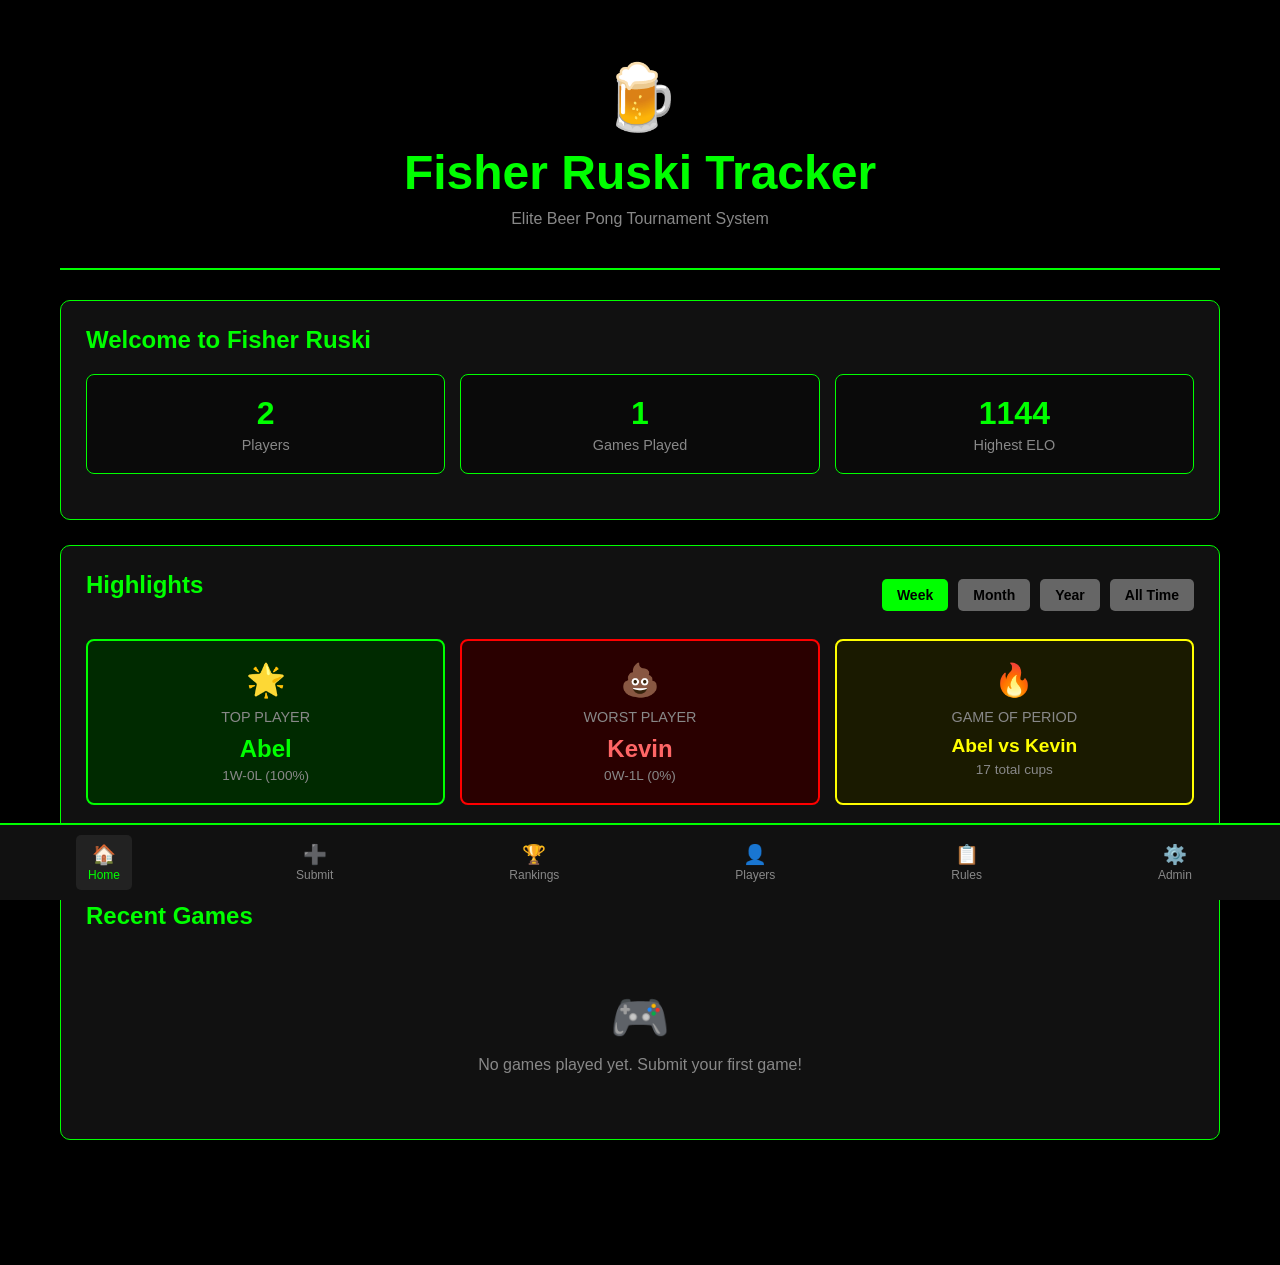
<file: RuskiWebsite.html>
<!DOCTYPE html>
<html lang="en">
<head>
    <meta charset="UTF-8">
    <meta name="viewport" content="width=device-width, initial-scale=1.0">
    <title>Fisher Ruski Tracker</title>
    <style>
        * {
            margin: 0;
            padding: 0;
            box-sizing: border-box;
        }

        body {
            font-family: Arial, sans-serif;
            background: #000;
            color: #00ff00;
            min-height: 100vh;
            padding-bottom: 80px;
        }

        .container {
            max-width: 1200px;
            margin: 0 auto;
            padding: 20px;
        }

        .header {
            text-align: center;
            padding: 40px 0;
            border-bottom: 2px solid #00ff00;
            margin-bottom: 30px;
        }

        .header h1 {
            font-size: 3rem;
            color: #00ff00;
            margin-bottom: 10px;
        }

        .page {
            display: none;
        }

        .page.active {
            display: block;
        }

        .card {
            background: #111;
            border: 1px solid #00ff00;
            border-radius: 10px;
            padding: 25px;
            margin-bottom: 25px;
        }

        .card h2 {
            color: #00ff00;
            margin-bottom: 20px;
        }

        .form-group {
            margin-bottom: 15px;
        }

        .form-group label {
            display: block;
            color: #00ff00;
            margin-bottom: 5px;
            font-weight: bold;
        }

        .form-group input,
        .form-group select,
        .form-group textarea {
            width: 100%;
            padding: 10px;
            background: #222;
            border: 1px solid #00ff00;
            border-radius: 5px;
            color: #00ff00;
            font-size: 14px;
        }

        .btn {
            background: #00ff00;
            color: #000;
            border: none;
            padding: 12px 25px;
            border-radius: 5px;
            font-size: 14px;
            font-weight: bold;
            cursor: pointer;
        }

        .btn:hover {
            background: #00cc00;
        }

        .teams-grid {
            display: grid;
            grid-template-columns: 1fr 1fr;
            gap: 20px;
            margin: 20px 0;
        }

        .team {
            background: #0a0a0a;
            border: 1px solid #00ff00;
            padding: 15px;
            border-radius: 8px;
        }

        .team h3 {
            color: #00ff00;
            text-align: center;
            margin-bottom: 15px;
        }

        .player-stats {
            background: #0a0a0a;
            border: 1px solid #00ff00;
            padding: 20px;
            border-radius: 8px;
            margin-bottom: 20px;
        }

        .player-stats h4 {
            color: #00ff00;
            margin-bottom: 15px;
            text-align: center;
            font-size: 1.2rem;
        }

        .stats-grid-form {
            display: grid;
            grid-template-columns: 1fr 1fr;
            gap: 15px;
        }

        .stats-grid {
            display: grid;
            grid-template-columns: repeat(auto-fit, minmax(200px, 1fr));
            gap: 15px;
            margin: 20px 0;
        }

        .stat-box {
            background: #0a0a0a;
            border: 1px solid #00ff00;
            padding: 20px;
            text-align: center;
            border-radius: 8px;
        }

        .stat-number {
            font-size: 2rem;
            font-weight: bold;
            color: #00ff00;
            display: block;
        }

        .stat-label {
            color: #888;
            font-size: 0.9rem;
            margin-top: 5px;
        }

        .table {
            width: 100%;
            border-collapse: collapse;
            margin: 15px 0;
        }

        .table th,
        .table td {
            padding: 12px;
            text-align: left;
            border-bottom: 1px solid #00ff00;
        }

        .table th {
            background: #0a0a0a;
            color: #00ff00;
            font-weight: bold;
        }

        .table tr:hover td {
            background: #0a0a0a;
        }

        .bottom-nav {
            position: fixed;
            bottom: 0;
            left: 0;
            right: 0;
            background: #111;
            border-top: 2px solid #00ff00;
            display: flex;
            justify-content: space-around;
            padding: 10px 0;
            z-index: 100;
        }

        .nav-btn {
            display: flex;
            flex-direction: column;
            align-items: center;
            color: #888;
            background: none;
            border: none;
            padding: 8px 12px;
            border-radius: 5px;
            cursor: pointer;
            font-size: 12px;
        }

        .nav-btn.active,
        .nav-btn:hover {
            color: #00ff00;
            background: #222;
        }

        .nav-icon {
            font-size: 1.2rem;
            margin-bottom: 2px;
        }

        @media (max-width: 768px) {
            .teams-grid {
                grid-template-columns: 1fr;
            }
            
            .stats-grid-form {
                grid-template-columns: 1fr;
            }
        }
    </style>
</head>
<body>
    <div class="container">
        <div class="header">
            <div style="font-size: 4rem; margin-bottom: 10px;">🍺</div>
            <h1>Fisher Ruski Tracker</h1>
            <p style="color: #888;">Elite Beer Pong Tournament System</p>
        </div>

        <div id="home" class="page active">
            <div class="card">
                <h2>Welcome to Fisher Ruski</h2>
                <div class="stats-grid">
                    <div class="stat-box">
                        <span class="stat-number" id="total-players">0</span>
                        <div class="stat-label">Players</div>
                    </div>
                    <div class="stat-box">
                        <span class="stat-number" id="total-games">0</span>
                        <div class="stat-label">Games Played</div>
                    </div>
                    <div class="stat-box">
                        <span class="stat-number" id="highest-elo">0</span>
                        <div class="stat-label">Highest ELO</div>
                    </div>
                </div>
            </div>

            <div class="card">
                <div style="display:flex;justify-content:space-between;align-items:center;margin-bottom:20px;">
                    <h2>Highlights</h2>
                    <div style="display:flex;gap:10px;">
                        <button class="btn" onclick="setPeriod('week')" id="btn-week" style="padding:8px 15px;">Week</button>
                        <button class="btn" onclick="setPeriod('month')" id="btn-month" style="padding:8px 15px;background:#666;">Month</button>
                        <button class="btn" onclick="setPeriod('year')" id="btn-year" style="padding:8px 15px;background:#666;">Year</button>
                        <button class="btn" onclick="setPeriod('alltime')" id="btn-alltime" style="padding:8px 15px;background:#666;">All Time</button>
                    </div>
                </div>
                <div class="stats-grid" style="grid-template-columns:repeat(auto-fit,minmax(250px,1fr));">
                    <div class="stat-box" style="background:#002a00;border:2px solid #00ff00;">
                        <div style="font-size:2rem;margin-bottom:10px;">🌟</div>
                        <div class="stat-label" style="margin-bottom:10px;">TOP PLAYER</div>
                        <span class="stat-number" style="font-size:1.5rem;" id="top-player">No data</span>
                        <div style="color:#888;font-size:0.85rem;margin-top:5px;" id="top-player-stat">-</div>
                    </div>
                    <div class="stat-box" style="background:#2a0000;border:2px solid #ff0000;">
                        <div style="font-size:2rem;margin-bottom:10px;">💩</div>
                        <div class="stat-label" style="margin-bottom:10px;">WORST PLAYER</div>
                        <span class="stat-number" style="font-size:1.5rem;color:#ff6666;" id="worst-player">No data</span>
                        <div style="color:#888;font-size:0.85rem;margin-top:5px;" id="worst-player-stat">-</div>
                    </div>
                    <div class="stat-box" style="background:#1a1a00;border:2px solid #ffff00;">
                        <div style="font-size:2rem;margin-bottom:10px;">🔥</div>
                        <div class="stat-label" style="margin-bottom:10px;">GAME OF PERIOD</div>
                        <span class="stat-number" style="font-size:1.2rem;color:#ffff00;" id="best-game">No data</span>
                        <div style="color:#888;font-size:0.85rem;margin-top:5px;" id="best-game-stat">-</div>
                    </div>
                </div>
            </div>

            <div class="card">
                <h2>Recent Games</h2>
                <div id="all-games-list"></div>
                <div id="no-games-yet" style="text-align: center; color: #888; padding: 40px;">
                    <div style="font-size: 3rem; margin-bottom: 10px;">🎮</div>
                    <p>No games played yet. Submit your first game!</p>
                </div>
            </div>
        </div>

        <div id="submit" class="page">
            <div class="card">
                <h2>Submit New Game</h2>
                <div id="step1">
                    <div class="form-group">
                        <label>Team Size</label>
                        <select id="team-size">
                            <option value="">Select</option>
                            <option value="1">1v1</option>
                            <option value="2">2v2</option>
                            <option value="3">3v3</option>
                            <option value="4">4v4</option>
                        </select>
                    </div>
                    <div class="form-group">
                        <label>Winner</label>
                        <select id="winning-team">
                            <option value="">Select</option>
                            <option value="1">Team 1</option>
                            <option value="2">Team 2</option>
                        </select>
                    </div>
                    <div class="form-group">
                        <label>Did game go to Redemption?</label>
                        <select id="had-redemption">
                            <option value="no">No</option>
                            <option value="yes">Yes</option>
                        </select>
                    </div>
                    <div class="form-group">
                        <label>Did game go to Overtime?</label>
                        <select id="had-overtime">
                            <option value="no">No</option>
                            <option value="yes">Yes</option>
                        </select>
                    </div>
                    <div id="teams-container"></div>
                    <button class="btn" onclick="goToStep2()" id="next-btn" style="display:none;">Next</button>
                </div>
                <div id="step2" style="display:none;">
                    <div id="individual-stats"></div>
                    <button class="btn" onclick="goToStep1()" style="background:#666;">Back</button>
                    <button class="btn" onclick="submitGame()">Submit</button>
                </div>
            </div>
        </div>

        <div id="rankings" class="page">
            <div class="card">
                <h2>ELO Rankings</h2>
                <table class="table">
                    <thead>
                        <tr>
                            <th>Rank</th>
                            <th>Player</th>
                            <th>ELO</th>
                            <th>Games</th>
                            <th>Win %</th>
                        </tr>
                    </thead>
                    <tbody id="rankings-tbody">
                        <tr>
                            <td colspan="5" style="text-align:center;color:#888;padding:40px;">No games yet</td>
                        </tr>
                    </tbody>
                </table>
            </div>
        </div>

        <div id="players" class="page">
            <div class="card">
                <h2>All Players</h2>
                <div id="players-list"></div>
                <div id="no-players" style="text-align:center;color:#888;padding:40px;">No players yet</div>
            </div>
            <div id="player-profile-card" class="card" style="display:none;">
                <button class="btn" onclick="closePlayerProfile()" style="background:#666;float:right;padding:8px 15px;">Back</button>
                <div id="player-profile-content"></div>
            </div>
        </div>

        <div id="rules" class="page">
            <div class="card">
                <h2>Official Fisher Ruski Rules</h2>
                
                <h3 style="color:#00ff00;margin-top:20px;">Overview</h3>
                <p style="color:#ccc;line-height:1.8;">Ruski is a fast-paced, strategic, drinking pong game. Teams of any even number of players compete to hit cups and manage turns, drinking, and formations.</p>
                <ul style="color:#ccc;padding-left:20px;line-height:1.8;margin-top:10px;">
                    <li><strong>Standard 2v2 game:</strong> 10 cups per side, each 16 oz, filled with 1.5 12-oz beers.</li>
                    <li><strong>Scaling:</strong> For larger games, cup/beer counts scale linearly:
                        <ul style="padding-left:20px;margin-top:5px;">
                            <li>3v3 → 45 beers</li>
                            <li>4v4 → 60 beers</li>
                            <li>8v8 → 120 beers, etc.</li>
                        </ul>
                    </li>
                </ul>

                <h3 style="color:#00ff00;margin-top:20px;">Starting the Game</h3>
                <ul style="color:#ccc;padding-left:20px;line-height:1.8;">
                    <li><strong>First Shot – Eye-to-Eye:</strong>
                        <ul style="padding-left:20px;margin-top:5px;">
                            <li>Opposing players make eye contact and count to 3.</li>
                            <li>Shoot while maintaining eye contact.</li>
                            <li>Repeat until one player hits a cup and the other team misses.</li>
                        </ul>
                    </li>
                </ul>

                <h3 style="color:#00ff00;margin-top:20px;">Turns & Shooting</h3>
                <ul style="color:#ccc;padding-left:20px;line-height:1.8;">
                    <li><strong>Cup Hit & Sequence:</strong> When a cup is hit, it is removed. The other teammate shoots next.</li>
                    <li><strong>Drinking Times:</strong>
                        <ul style="padding-left:20px;margin-top:5px;">
                            <li>First cup hit by a team: 1 minute to drink.</li>
                            <li>Subsequent cups: 3 minutes each.</li>
                            <li>If a player drinks multiple cups in a turn, each cup gets its individual time plus a 1-minute pause between cups.</li>
                        </ul>
                    </li>
                    <li><strong>Balls Back:</strong>
                        <ul style="padding-left:20px;margin-top:5px;">
                            <li>Defense allowed: you can catch or swat a bouncing ball.</li>
                            <li>Bounce shots (off table/floor) are dead.</li>
                            <li>Accidental wall bounces are allowed.</li>
                        </ul>
                    </li>
                    <li><strong>Tri/Quad:</strong>
                        <ul style="padding-left:20px;margin-top:5px;">
                            <li>If a ball balances between 2 or more cups, all cups it touches are removed and drank.</li>
                            <li>Called a Tri (3 cups) or Quad (4 cups).</li>
                            <li>Tri/Quad does NOT count as hitting a cup for "naked mile" purposes.</li>
                        </ul>
                    </li>
                </ul>

                <h3 style="color:#00ff00;margin-top:20px;">Formations & Reracks</h3>
                <ul style="color:#ccc;padding-left:20px;line-height:1.8;">
                    <li><strong>Triangle Formation (4-3-2-1):</strong>
                        <ul style="padding-left:20px;margin-top:5px;">
                            <li>When a triangle is possible, teams must call rerack immediately after hitting a cup.</li>
                            <li>Failing to call rerack before hitting another cup results in losing the rack.</li>
                        </ul>
                    </li>
                    <li><strong>Special Formations:</strong>
                        <ul style="padding-left:20px;margin-top:5px;">
                            <li>Tits Formation: 4 back + 2 sides → team must remove shirts.</li>
                            <li>Arrow Formation: Cup pointing at a player → that player must shotgun.</li>
                        </ul>
                    </li>
                </ul>

                <h3 style="color:#00ff00;margin-top:20px;">Special Calls</h3>
                <ul style="color:#ccc;padding-left:20px;line-height:1.8;">
                    <li><strong>Sapuku:</strong> Can be called immediately after a cup is hit. Opposing team drinks unhit cups until next rerack.</li>
                    <li><strong>Other Calls:</strong>
                        <ul style="padding-left:20px;margin-top:5px;">
                            <li>Ginobes: Airball off back of table → must shoot off-hand next turn.</li>
                            <li>Bows: Shooting with elbow over table → shot invalid, no shot back.</li>
                            <li>Dance Cups: Ball hits non-game/stray cup → everyone must dance.</li>
                        </ul>
                    </li>
                </ul>

                <h3 style="color:#00ff00;margin-top:20px;">Turn Losses</h3>
                <ul style="color:#ccc;padding-left:20px;line-height:1.8;">
                    <li>Yacking or not finishing a cup in allotted time → lose next turn.</li>
                    <li>Player must finish the cup before shooting again.</li>
                </ul>

                <h3 style="color:#00ff00;margin-top:20px;">Naked Mile</h3>
                <ul style="color:#ccc;padding-left:20px;line-height:1.8;">
                    <li>If a player never hits a single cup during a game, they must run a naked mile.</li>
                    <li>Tri/Quad hits do NOT count as hitting a cup.</li>
                </ul>

                <h3 style="color:#00ff00;margin-top:20px;">Redemption & Overtime</h3>
                <ul style="color:#ccc;padding-left:20px;line-height:1.8;">
                    <li><strong>Redemption:</strong>
                        <ul style="padding-left:20px;margin-top:5px;">
                            <li>After last cup is hit, losing team attempts to hit remaining cups.</li>
                            <li>Shots follow the same rules as the main game.</li>
                        </ul>
                    </li>
                    <li><strong>Overtime:</strong>
                        <ul style="padding-left:20px;margin-top:5px;">
                            <li>Standard game: 30 beers (15 per side).</li>
                            <li>Overtime: 6 cups, 3 per player (4.5 beers each).</li>
                            <li>If overtime is completed and the losing team hits all cups → Double Overtime: full 30-beer game set up again.</li>
                            <li>First team to hit game-winning cup retains balls back if applicable.</li>
                        </ul>
                    </li>
                </ul>

                <h3 style="color:#00ff00;margin-top:20px;">General Rules</h3>
                <ul style="color:#ccc;padding-left:20px;line-height:1.8;">
                    <li><strong>Gentleman's Game:</strong> Silence unless the shooter wants conversation or singing.</li>
                    <li><strong>Song Rule:</strong> Each player picks a redemption song and sticks to it forever. Shooter can shoot whenever during the song; hitting a cup restarts the song.</li>
                    <li><strong>Yacks & Turn Penalties:</strong> Missing or failing to drink → next turn lost.</li>
                    <li><strong>Defense:</strong> Allowed only for catching/swats. No bounce shots.</li>
                    <li><strong>No elbow-over-table shooting, no shooting on song change</strong></li>
                </ul>

                <h3 style="color:#00ff00;margin-top:30px;border-top:2px solid #00ff00;padding-top:20px;">ELO Rating System</h3>
                <p style="color:#ccc;line-height:1.8;margin-bottom:15px;">Fisher Ruski uses a comprehensive ELO system that rewards individual performance, teamwork, and consistency.</p>
                
                <h4 style="color:#00ff00;margin-top:15px;font-size:1.1rem;">Base Formula</h4>
                <p style="color:#ccc;line-height:1.8;background:#0a0a0a;padding:15px;border-radius:5px;font-family:monospace;">
                    ELO Change = (Win Share × 100) + (Cup Points) - (Yack Penalty) + (Margin Bonus/Penalty) + (Multi-Game Bonus)
                </p>

                <h4 style="color:#00ff00;margin-top:20px;font-size:1.1rem;">Component Breakdown</h4>
                <ul style="color:#ccc;padding-left:20px;line-height:1.8;">
                    <li><strong>Win Share (Winners only - 100 points divided by team):</strong>
                        <ul style="padding-left:20px;margin-top:5px;">
                            <li>1v1: Winner gets 100 points</li>
                            <li>2v2: Each winner gets 50 points</li>
                            <li>3v3: Each winner gets 33.3 points</li>
                            <li>4v4: Each winner gets 25 points</li>
                        </ul>
                    </li>
                    <li style="margin-top:10px;"><strong>Loss Penalty (Losers only):</strong>
                        <ul style="padding-left:20px;margin-top:5px;">
                            <li>1v1: Loser gets -50 points</li>
                            <li>2v2: Each loser gets -25 points</li>
                            <li>3v3: Each loser gets -16.7 points</li>
                            <li>4v4: Each loser gets -12.5 points</li>
                        </ul>
                    </li>
                    <li style="margin-top:10px;"><strong>Cup Points (All players):</strong>
                        <ul style="padding-left:20px;margin-top:5px;">
                            <li>Regular Cup: +5 points</li>
                            <li>Redemption Cup: +15 points (3× multiplier)</li>
                            <li>Overtime Cup: +7.5 points (1.5× multiplier)</li>
                        </ul>
                    </li>
                    <li style="margin-top:10px;"><strong>Yack Penalty (All players):</strong>
                        <ul style="padding-left:20px;margin-top:5px;">
                            <li>Each Yack: -15 points</li>
                        </ul>
                    </li>
                    <li style="margin-top:10px;"><strong>Margin Bonus/Penalty:</strong>
                        <ul style="padding-left:20px;margin-top:5px;">
                            <li>Calculated as: (Your Cups - Opponent Average Cups) × 3</li>
                            <li>Winners: Only positive margins count</li>
                            <li>Losers: Only negative margins count (penalty)</li>
                            <li>Example (Winner): You hit 10, opponents averaged 5 → +15 points</li>
                            <li>Example (Loser): You hit 3, opponents averaged 8 → -15 points</li>
                        </ul>
                    </li>
                    <li style="margin-top:10px;"><strong>Multi-Game Bonus (All players):</strong>
                        <ul style="padding-left:20px;margin-top:5px;">
                            <li>First game of the day: Standard calculation</li>
                            <li>Second game of the day: +20% to total ELO change</li>
                            <li>Third+ game of the day: +30% to total ELO change</li>
                            <li>Encourages tournament play and consistency</li>
                        </ul>
                    </li>
                </ul>

                <h4 style="color:#00ff00;margin-top:20px;font-size:1.1rem;">Example Calculations</h4>
                <div style="background:#0a0a0a;padding:15px;border-radius:5px;color:#ccc;line-height:1.8;margin-top:10px;">
                    <strong style="color:#00ff00;">Winner Scenario:</strong> 2v2 game, you won, hit 8 cups, 1 redemption cup, 1 yack, opponents averaged 4 cups, this is your 2nd game today
                    <br><br>
                    <strong style="color:#00ff00;">Calculation:</strong>
                    <ul style="padding-left:20px;margin-top:5px;">
                        <li>Win Share: 100 ÷ 2 = 50 points</li>
                        <li>Cup Points: (8 × 5) + (1 × 15) = 55 points</li>
                        <li>Yack Penalty: 1 × -15 = -15 points</li>
                        <li>Margin Bonus: (8 - 4) × 3 = 12 points</li>
                        <li>Subtotal: 102 points</li>
                        <li>Multi-Game Bonus: 102 × 1.20 = 122.4 points</li>
                    </ul>
                    <strong style="color:#00ff00;">Final ELO Change: +122 points</strong>
                </div>

                <div style="background:#0a0a0a;padding:15px;border-radius:5px;color:#ccc;line-height:1.8;margin-top:10px;">
                    <strong style="color:#ff6666;">Loser Scenario:</strong> 2v2 game, you lost, hit 3 cups, 2 yacks, opponents averaged 9 cups, this is your 1st game today
                    <br><br>
                    <strong style="color:#00ff00;">Calculation:</strong>
                    <ul style="padding-left:20px;margin-top:5px;">
                        <li>Loss Penalty: -50 ÷ 2 = -25 points</li>
                        <li>Cup Points: 3 × 5 = 15 points</li>
                        <li>Yack Penalty: 2 × -15 = -30 points</li>
                        <li>Margin Penalty: (3 - 9) × 3 = -18 points</li>
                        <li>Subtotal: -58 points</li>
                        <li>Multi-Game Bonus: N/A (first game)</li>
                    </ul>
                    <strong style="color:#ff6666;">Final ELO Change: -58 points</strong>
                </div>

                <h4 style="color:#00ff00;margin-top:20px;font-size:1.1rem;">Starting ELO</h4>
                <p style="color:#ccc;line-height:1.8;">All players begin at 1000 ELO. Rankings are relative and evolve based on performance over time.</p>
            </div>
        </div>

        <div id="admin" class="page">
            <div id="admin-login" class="card">
                <h2>Admin Login</h2>
                <div class="form-group">
                    <input type="password" id="admin-password" placeholder="Password">
                </div>
                <button class="btn" onclick="adminLogin()">Login</button>
                <p id="login-error" style="color:#ff0000;display:none;">Incorrect!</p>
            </div>
            <div id="admin-panel" style="display:none;">
                <div class="card">
                    <h2>All Games</h2>
                    <button class="btn" onclick="adminLogout()" style="background:#ff0000;float:right;">Logout</button>
                    <div style="clear:both;"></div>
                    <div id="approved-games-container"></div>
                    <div id="no-approved-games" style="text-align:center;color:#888;padding:40px;">No games yet</div>
                </div>
                <div class="card">
                    <h2>Player Roster</h2>
                    <div class="form-group">
                        <label>Add New Player</label>
                        <div style="display:flex;gap:10px;">
                            <input type="text" id="new-player-name" placeholder="Enter player name">
                            <button class="btn" onclick="addNewPlayer()">Add Player</button>
                        </div>
                    </div>
                    <div id="player-roster-list"></div>
                </div>
                <div class="card">
                    <h2>Data Management</h2>
                    <div style="display:flex;gap:10px;margin-bottom:15px;">
                        <button class="btn" onclick="exportData()">Export JSON Backup</button>
                        <label class="btn" style="background:#666;display:inline-block;cursor:pointer;">
                            Import JSON Backup
                            <input type="file" accept=".json" onchange="importData(event)" style="display:none;">
                        </label>
                    </div>
                    <p style="color:#888;font-size:0.9rem;margin-top:10px;">Export downloads a JSON backup file. Import to restore from a saved backup file.</p>
                </div>
            </div>
        </div>
    </div>

    <div class="bottom-nav">
        <button class="nav-btn active" onclick="showPage('home')">
            <div class="nav-icon">🏠</div>
            <div>Home</div>
        </button>
        <button class="nav-btn" onclick="showPage('submit')">
            <div class="nav-icon">➕</div>
            <div>Submit</div>
        </button>
        <button class="nav-btn" onclick="showPage('rankings')">
            <div class="nav-icon">🏆</div>
            <div>Rankings</div>
        </button>
        <button class="nav-btn" onclick="showPage('players')">
            <div class="nav-icon">👤</div>
            <div>Players</div>
        </button>
        <button class="nav-btn" onclick="showPage('rules')">
            <div class="nav-icon">📋</div>
            <div>Rules</div>
        </button>
        <button class="nav-btn" onclick="showPage('admin')">
            <div class="nav-icon">⚙️</div>
            <div>Admin</div>
        </button>
    </div>

    <script>
        let approvedGames = [];
        let playerRoster = [];
        let gameIdCounter = 1;

        // Auto-log test game
        (function() {
            playerRoster = ['Abel', 'Kevin'];
            approvedGames.push({
                id: gameIdCounter++,
                date: new Date().toLocaleString(),
                size: 1,
                winningTeam: 1,
                teams: [
                    [{
                        name: 'Abel',
                        cups: 10,
                        redemptionCups: 0,
                        overtimeCups: 0,
                        yacks: 1,
                        nakedMile: false
                    }],
                    [{
                        name: 'Kevin',
                        cups: 7,
                        redemptionCups: 0,
                        overtimeCups: 0,
                        yacks: 0,
                        nakedMile: false
                    }]
                ]
            });
        })();

        function showPage(pageId) {
            document.querySelectorAll('.page').forEach(p => p.classList.remove('active'));
            document.getElementById(pageId).classList.add('active');
            document.querySelectorAll('.nav-btn').forEach(b => b.classList.remove('active'));
            
            const navBtns = document.querySelectorAll('.nav-btn');
            navBtns.forEach(btn => {
                if (btn.getAttribute('onclick').includes(`'${pageId}'`)) {
                    btn.classList.add('active');
                }
            });
            
            if (pageId === 'admin') updateApprovedGamesDisplay();
            if (pageId === 'home') {
                updateAllGamesList();
                updateHomeStats();
                updateHighlights('week');
            }
            if (pageId === 'players') updatePlayersList();
            if (pageId === 'rankings') updateRankings();
        }

        function generateTeams() {
            const size = parseInt(document.getElementById('team-size').value);
            const container = document.getElementById('teams-container');
            const btn = document.getElementById('next-btn');
            
            if (!size) {
                container.innerHTML = '';
                btn.style.display = 'none';
                return;
            }

            let html = '<div class="teams-grid">';
            for (let team = 1; team <= 2; team++) {
                html += `<div class="team"><h3>Team ${team}</h3>`;
                for (let i = 0; i < size; i++) {
                    html += `<div class="form-group"><select id="t${team}p${i}" onchange="checkOther(this,'t${team}p${i}o')">
                        <option value="">Select</option>
                        ${playerRoster.map(p => `<option value="${p}">${p}</option>`).join('')}
                        <option value="__OTHER__">+ New Player</option>
                    </select>
                    <input type="text" id="t${team}p${i}o" placeholder="Name" style="display:none;margin-top:5px;width:100%;padding:10px;background:#222;border:1px solid #00ff00;color:#00ff00;border-radius:5px;"></div>`;
                }
                html += '</div>';
            }
            html += '</div>';
            container.innerHTML = html;
            btn.style.display = 'block';
        }

        function checkOther(sel, id) {
            const inp = document.getElementById(id);
            inp.style.display = sel.value === '__OTHER__' ? 'block' : 'none';
        }

        function getName(team, i) {
            const sel = document.getElementById(`t${team}p${i}`);
            return sel.value === '__OTHER__' ? document.getElementById(`t${team}p${i}o`).value.trim() : sel.value;
        }

        function goToStep2() {
            const size = parseInt(document.getElementById('team-size').value);
            if (!size || !document.getElementById('winning-team').value) {
                alert('Select team size and winner!');
                return;
            }

            for (let t = 1; t <= 2; t++) {
                for (let i = 0; i < size; i++) {
                    if (!getName(t, i)) {
                        alert(`Enter player for Team ${t} Player ${i+1}`);
                        return;
                    }
                }
            }

            const hadRedemption = document.getElementById('had-redemption').value === 'yes';
            const hadOvertime = document.getElementById('had-overtime').value === 'yes';

            const container = document.getElementById('individual-stats');
            let html = '';
            for (let t = 1; t <= 2; t++) {
                for (let i = 0; i < size; i++) {
                    const name = getName(t, i);
                    html += `<div class="player-stats"><h4>${name}</h4><div class="stats-grid-form">
                        <div class="form-group"><label>Regular Cups</label><input type="number" id="t${t}p${i}c" min="0" value="0"></div>`;
                    
                    if (hadRedemption) {
                        html += `<div class="form-group"><label>Redemption Cups</label><input type="number" id="t${t}p${i}r" min="0" value="0"></div>`;
                    }
                    
                    if (hadOvertime) {
                        html += `<div class="form-group"><label>Overtime Cups</label><input type="number" id="t${t}p${i}o" min="0" value="0"></div>`;
                    }
                    
                    html += `<div class="form-group"><label>Yacks</label><input type="number" id="t${t}p${i}y" min="0" value="0"></div>
                    </div></div>`;
                }
            }
            container.innerHTML = html;
            document.getElementById('step1').style.display = 'none';
            document.getElementById('step2').style.display = 'block';
        }

        function goToStep1() {
            document.getElementById('step1').style.display = 'block';
            document.getElementById('step2').style.display = 'none';
        }

        function submitGame() {
            const size = parseInt(document.getElementById('team-size').value);
            const winner = parseInt(document.getElementById('winning-team').value);
            const hadRedemption = document.getElementById('had-redemption').value === 'yes';
            const hadOvertime = document.getElementById('had-overtime').value === 'yes';
            
            const game = {
                id: gameIdCounter++,
                date: new Date().toLocaleString(),
                size: size,
                winningTeam: winner,
                teams: []
            };
            
            for (let t = 1; t <= 2; t++) {
                const team = [];
                for (let i = 0; i < size; i++) {
                    const name = getName(t, i);
                    if (!playerRoster.includes(name)) {
                        playerRoster.push(name);
                        playerRoster.sort();
                    }
                    
                    const cups = parseInt(document.getElementById(`t${t}p${i}c`).value) || 0;
                    const redemptionEl = document.getElementById(`t${t}p${i}r`);
                    const redemptionCups = (hadRedemption && redemptionEl) ? (parseInt(redemptionEl.value) || 0) : 0;
                    const overtimeCupsEl = document.getElementById(`t${t}p${i}o`);
                    const overtimeCups = (hadOvertime && overtimeCupsEl) ? (parseInt(overtimeCupsEl.value) || 0) : 0;
                    const yacks = parseInt(document.getElementById(`t${t}p${i}y`).value) || 0;
                    
                    team.push({
                        name: name,
                        cups: cups,
                        redemptionCups: redemptionCups,
                        overtimeCups: overtimeCups,
                        yacks: yacks,
                        nakedMile: cups === 0 && redemptionCups === 0 && overtimeCups === 0
                    });
                }
                game.teams.push(team);
            }
            
            approvedGames.push(game);
            alert('Game submitted!');
            
            document.getElementById('team-size').value = '';
            document.getElementById('winning-team').value = '';
            document.getElementById('had-redemption').value = 'no';
            document.getElementById('had-overtime').value = 'no';
            document.getElementById('teams-container').innerHTML = '';
            document.getElementById('next-btn').style.display = 'none';
            goToStep1();
            showPage('home');
        }

        function adminLogin() {
            if (document.getElementById('admin-password').value === 'bbsucks') {
                document.getElementById('admin-login').style.display = 'none';
                document.getElementById('admin-panel').style.display = 'block';
                updateApprovedGamesDisplay();
                updatePlayerRoster();
            } else {
                document.getElementById('login-error').style.display = 'block';
            }
        }

        function adminLogout() {
            document.getElementById('admin-login').style.display = 'block';
            document.getElementById('admin-panel').style.display = 'none';
        }

        function updateApprovedGamesDisplay() {
            const c = document.getElementById('approved-games-container');
            const n = document.getElementById('no-approved-games');
            
            if (approvedGames.length === 0) {
                c.innerHTML = '';
                n.style.display = 'block';
                return;
            }
            
            n.style.display = 'none';
            let html = '<table class="table"><thead><tr><th>ID</th><th>Date</th><th>Match</th><th>Winner</th><th>Actions</th></tr></thead><tbody>';
            approvedGames.forEach((g, i) => {
                const t1 = g.teams[0].map(p => p.name).join(' & ');
                const t2 = g.teams[1].map(p => p.name).join(' & ');
                const winner = g.winningTeam === 1 ? 'Team 1' : 'Team 2';
                html += `<tr>
                    <td>${g.id}</td>
                    <td>${g.date}</td>
                    <td>${t1} vs ${t2}</td>
                    <td>${winner}</td>
                    <td>
                        <button class="btn" style="padding:5px 10px;font-size:12px;margin-right:5px;" onclick="editGame(${i})">Edit</button>
                        <button class="btn" style="padding:5px 10px;font-size:12px;background:#ff0000;" onclick="deleteGame(${i})">Delete</button>
                    </td>
                </tr>`;
            });
            html += '</tbody></table>';
            c.innerHTML = html;
        }

        function editGame(index) {
            const game = approvedGames[index];
            const t1 = game.teams[0].map(p => p.name).join(' & ');
            const t2 = game.teams[1].map(p => p.name).join(' & ');
            
            let html = `
                <div class="card" style="background:#1a1a00;border:2px solid #ffff00;">
                    <h2 style="color:#ffff00;">Edit Game #${game.id}</h2>
                    <div class="form-group">
                        <label>Winner</label>
                        <select id="edit-winner">
                            <option value="1" ${game.winningTeam === 1 ? 'selected' : ''}>Team 1 (${t1})</option>
                            <option value="2" ${game.winningTeam === 2 ? 'selected' : ''}>Team 2 (${t2})</option>
                        </select>
                    </div>
                    <h3 style="color:#ffff00;margin-top:20px;">Team 1 Players</h3>`;
            
            game.teams[0].forEach((p, i) => {
                html += `
                    <div style="background:#0a0a0a;padding:15px;margin:10px 0;border-radius:5px;">
                        <div class="form-group">
                            <label>Player Name</label>
                            <select id="edit-t1p${i}">
                                ${playerRoster.map(name => `<option value="${name}" ${name === p.name ? 'selected' : ''}>${name}</option>`).join('')}
                            </select>
                        </div>
                        <div class="form-group">
                            <label>Regular Cups</label>
                            <input type="number" id="edit-t1c${i}" value="${p.cups}" min="0">
                        </div>
                        <div class="form-group">
                            <label>Redemption Cups</label>
                            <input type="number" id="edit-t1r${i}" value="${p.redemptionCups || 0}" min="0">
                        </div>
                        <div class="form-group">
                            <label>Overtime Cups</label>
                            <input type="number" id="edit-t1o${i}" value="${p.overtimeCups || 0}" min="0">
                        </div>
                        <div class="form-group">
                            <label>Yacks</label>
                            <input type="number" id="edit-t1y${i}" value="${p.yacks}" min="0">
                        </div>
                    </div>`;
            });
            
            html += `<h3 style="color:#ffff00;margin-top:20px;">Team 2 Players</h3>`;
            
            game.teams[1].forEach((p, i) => {
                html += `
                    <div style="background:#0a0a0a;padding:15px;margin:10px 0;border-radius:5px;">
                        <div class="form-group">
                            <label>Player Name</label>
                            <select id="edit-t2p${i}">
                                ${playerRoster.map(name => `<option value="${name}" ${name === p.name ? 'selected' : ''}>${name}</option>`).join('')}
                            </select>
                        </div>
                        <div class="form-group">
                            <label>Regular Cups</label>
                            <input type="number" id="edit-t2c${i}" value="${p.cups}" min="0">
                        </div>
                        <div class="form-group">
                            <label>Redemption Cups</label>
                            <input type="number" id="edit-t2r${i}" value="${p.redemptionCups || 0}" min="0">
                        </div>
                        <div class="form-group">
                            <label>Overtime Cups</label>
                            <input type="number" id="edit-t2o${i}" value="${p.overtimeCups || 0}" min="0">
                        </div>
                        <div class="form-group">
                            <label>Yacks</label>
                            <input type="number" id="edit-t2y${i}" value="${p.yacks}" min="0">
                        </div>
                    </div>`;
            });
            
            html += `
                    <button class="btn" onclick="saveGameEdit(${index})" style="background:#00ff00;">Save Changes</button>
                    <button class="btn" onclick="cancelEdit()" style="background:#666;margin-left:10px;">Cancel</button>
                </div>`;
            
            document.getElementById('approved-games-container').innerHTML = html;
            document.getElementById('no-approved-games').style.display = 'none';
        }

        function saveGameEdit(index) {
            const game = approvedGames[index];
            game.winningTeam = parseInt(document.getElementById('edit-winner').value);
            
            for (let t = 0; t < 2; t++) {
                game.teams[t].forEach((p, i) => {
                    const teamNum = t + 1;
                    p.name = document.getElementById(`edit-t${teamNum}p${i}`).value;
                    p.cups = parseInt(document.getElementById(`edit-t${teamNum}c${i}`).value) || 0;
                    p.redemptionCups = parseInt(document.getElementById(`edit-t${teamNum}r${i}`).value) || 0;
                    p.overtimeCups = parseInt(document.getElementById(`edit-t${teamNum}o${i}`).value) || 0;
                    p.yacks = parseInt(document.getElementById(`edit-t${teamNum}y${i}`).value) || 0;
                });
            }
            
            alert('Game updated!');
            updateApprovedGamesDisplay();
            updateAllGamesList();
        }

        function cancelEdit() {
            updateApprovedGamesDisplay();
        }

        function updatePlayerRoster() {
            const c = document.getElementById('player-roster-list');
            if (playerRoster.length === 0) {
                c.innerHTML = '<p style="color:#888;">No players yet</p>';
                return;
            }
            let html = '<div style="margin-top:15px;"><strong style="color:#00ff00;">Total Players: ' + playerRoster.length + '</strong></div><ul style="margin-top:10px;">';
            playerRoster.forEach((p, i) => html += `<li style="color:#00ff00;margin:5px 0;display:flex;justify-content:space-between;align-items:center;">
                <span>${p}</span>
                <button class="btn" style="padding:3px 8px;font-size:11px;background:#ff0000;" onclick="removePlayer(${i})">Remove</button>
            </li>`);
            html += '</ul>';
            c.innerHTML = html;
        }

        function addNewPlayer() {
            const name = document.getElementById('new-player-name').value.trim();
            if (!name) {
                alert('Enter a player name');
                return;
            }
            if (playerRoster.includes(name)) {
                alert('Player already exists');
                return;
            }
            playerRoster.push(name);
            playerRoster.sort();
            document.getElementById('new-player-name').value = '';
            updatePlayerRoster();
            alert('Player added to roster!');
        }

        function removePlayer(index) {
            if (confirm('Remove ' + playerRoster[index] + ' from roster? This will not affect existing games.')) {
                playerRoster.splice(index, 1);
                updatePlayerRoster();
            }
        }

        function deleteGame(i) {
            if (confirm('Delete game?')) {
                approvedGames.splice(i, 1);
                updateApprovedGamesDisplay();
                updateAllGamesList();
            }
        }

        function updateAllGamesList() {
            const c = document.getElementById('all-games-list');
            const n = document.getElementById('no-games-yet');
            
            if (approvedGames.length === 0) {
                c.innerHTML = '';
                n.style.display = 'block';
                return;
            }
            
            n.style.display = 'none';
            let html = '<table class="table"><thead><tr><th>Date</th><th>Match</th><th>Winner</th></tr></thead><tbody>';
            [...approvedGames].reverse().forEach(g => {
                const t1 = g.teams[0].map(p => p.name).join(' & ');
                const t2 = g.teams[1].map(p => p.name).join(' & ');
                const w = g.winningTeam === 1 ? t1 : t2;
                html += `<tr><td>${g.date}</td><td>${t1} vs ${t2}</td><td style="color:#ffff00;">${w}</td></tr>`;
            });
            html += '</tbody></table>';
            c.innerHTML = html;
        }

        document.getElementById('team-size').addEventListener('change', generateTeams);

        function updatePlayersList() {
            const list = document.getElementById('players-list');
            const noPlayers = document.getElementById('no-players');
            
            if (playerRoster.length === 0) {
                list.innerHTML = '';
                noPlayers.style.display = 'block';
                return;
            }
            
            noPlayers.style.display = 'none';
            let html = '<div style="display:grid;grid-template-columns:repeat(auto-fill,minmax(250px,1fr));gap:15px;">';
            
            playerRoster.forEach(player => {
                const stats = getPlayerStats(player);
                html += `
                    <div class="stat-box" style="cursor:pointer;transition:all 0.3s;" onclick="showPlayerProfile('${player}')">
                        <div style="font-size:1.5rem;margin-bottom:10px;">👤</div>
                        <div class="stat-number" style="font-size:1.3rem;">${player}</div>
                        <div class="stat-label" style="margin-top:10px;">
                            ${stats.games} Games | ${stats.wins}W-${stats.losses}L
                        </div>
                        <div style="color:#888;font-size:0.85rem;margin-top:5px;">
                            ${stats.totalCups} Cups | ${stats.winRate}% Win Rate
                        </div>
                    </div>`;
            });
            
            html += '</div>';
            list.innerHTML = html;
        }

        function calculateELO(playerName) {
            let elo = 1000;
            const gamesPerDay = {};
            
            approvedGames.forEach(game => {
                let playerTeam = null;
                let playerData = null;
                
                game.teams.forEach((team, teamIndex) => {
                    team.forEach(player => {
                        if (player.name === playerName) {
                            playerTeam = teamIndex + 1;
                            playerData = player;
                        }
                    });
                });
                
                if (playerTeam) {
                    const gameDate = game.date.split(',')[0];
                    gamesPerDay[gameDate] = (gamesPerDay[gameDate] || 0) + 1;
                    const gameNumber = gamesPerDay[gameDate];
                    
                    const isWinner = playerTeam === game.winningTeam;
                    const teamSize = game.size;
                    
                    const regularCupPoints = playerData.cups * 5;
                    const redemptionCupPoints = (playerData.redemptionCups || 0) * 15;
                    const overtimeCupPoints = (playerData.overtimeCups || 0) * 7.5;
                    const totalCupPoints = regularCupPoints + redemptionCupPoints + overtimeCupPoints;
                    
                    const yackPenalty = playerData.yacks * -15;
                    
                    let eloChange = 0;
                    
                    if (isWinner) {
                        const winShare = 100 / teamSize;
                        
                        const losingTeam = game.teams[playerTeam === 1 ? 1 : 0];
                        const opponentAvgCups = losingTeam.reduce((sum, p) => sum + p.cups, 0) / losingTeam.length;
                        const marginBonus = Math.max(0, (playerData.cups - opponentAvgCups) * 3);
                        
                        eloChange = winShare + totalCupPoints + marginBonus + yackPenalty;
                    } else {
                        const winningTeam = game.teams[playerTeam === 1 ? 1 : 0];
                        const opponentAvgCups = winningTeam.reduce((sum, p) => sum + p.cups, 0) / winningTeam.length;
                        
                        const lossPenalty = -50 / teamSize;
                        const marginPenalty = Math.min(0, (playerData.cups - opponentAvgCups) * 3);
                        
                        eloChange = lossPenalty + totalCupPoints + marginPenalty + yackPenalty;
                    }
                    
                    if (gameNumber === 2) {
                        eloChange *= 1.20;
                    } else if (gameNumber >= 3) {
                        eloChange *= 1.30;
                    }
                    
                    elo += eloChange;
                }
            });
            
            return Math.round(elo);
        }

        function getPlayerStats(playerName) {
            let games = 0;
            let wins = 0;
            let losses = 0;
            let totalCups = 0;
            let totalYacks = 0;
            let nakedMiles = 0;
            
            approvedGames.forEach(game => {
                let playerTeam = null;
                let playerData = null;
                
                game.teams.forEach((team, teamIndex) => {
                    team.forEach(player => {
                        if (player.name === playerName) {
                            playerTeam = teamIndex + 1;
                            playerData = player;
                        }
                    });
                });
                
                if (playerTeam) {
                    games++;
                    totalCups += playerData.cups;
                    totalYacks += playerData.yacks;
                    if (playerData.nakedMile) nakedMiles++;
                    
                    if (playerTeam === game.winningTeam) {
                        wins++;
                    } else {
                        losses++;
                    }
                }
            });
            
            const winRate = games > 0 ? Math.round((wins / games) * 100) : 0;
            
            return {
                games,
                wins,
                losses,
                totalCups,
                totalYacks,
                nakedMiles,
                winRate,
                avgCupsPerGame: games > 0 ? (totalCups / games).toFixed(1) : 0
            };
        }

        function setPeriod(period) {
            ['week', 'month', 'year', 'alltime'].forEach(p => {
                const btn = document.getElementById(`btn-${p}`);
                btn.style.background = p === period ? '#00ff00' : '#666';
            });
            
            updateHighlights(period);
        }

        function updateHighlights(period) {
            const now = new Date();
            let cutoffDate = new Date(0);
            
            if (period === 'week') {
                cutoffDate = new Date(now.getTime() - 7 * 24 * 60 * 60 * 1000);
            } else if (period === 'month') {
                cutoffDate = new Date(now.getTime() - 30 * 24 * 60 * 60 * 1000);
            } else if (period === 'year') {
                cutoffDate = new Date(now.getTime() - 365 * 24 * 60 * 60 * 1000);
            }
            
            const filteredGames = approvedGames.filter(game => {
                const gameDate = new Date(game.date);
                return gameDate >= cutoffDate;
            });
            
            if (filteredGames.length === 0) {
                document.getElementById('top-player').textContent = 'No data';
                document.getElementById('top-player-stat').textContent = '-';
                document.getElementById('worst-player').textContent = 'No data';
                document.getElementById('worst-player-stat').textContent = '-';
                document.getElementById('best-game').textContent = 'No data';
                document.getElementById('best-game-stat').textContent = '-';
                return;
            }
            
            const playerStats = {};
            filteredGames.forEach(game => {
                game.teams.forEach((team, teamIndex) => {
                    team.forEach(player => {
                        if (!playerStats[player.name]) {
                            playerStats[player.name] = { wins: 0, losses: 0, cups: 0, games: 0 };
                        }
                        playerStats[player.name].games++;
                        playerStats[player.name].cups += player.cups;
                        if (teamIndex + 1 === game.winningTeam) {
                            playerStats[player.name].wins++;
                        } else {
                            playerStats[player.name].losses++;
                        }
                    });
                });
            });
            
            let topPlayer = null;
            let topWinRate = -1;
            Object.entries(playerStats).forEach(([name, stats]) => {
                const winRate = stats.wins / stats.games;
                if (winRate > topWinRate) {
                    topWinRate = winRate;
                    topPlayer = { name, ...stats };
                }
            });
            
            if (topPlayer) {
                document.getElementById('top-player').textContent = topPlayer.name;
                document.getElementById('top-player-stat').textContent = `${topPlayer.wins}W-${topPlayer.losses}L (${Math.round(topWinRate * 100)}%)`;
            }
            
            let worstPlayer= null;
            let worstWinRate = 2;
            Object.entries(playerStats).forEach(([name, stats]) => {
                const winRate = stats.wins / stats.games;
                if (winRate < worstWinRate) {
                    worstWinRate = winRate;
                    worstPlayer = { name, ...stats };
                }
            });
            
            if (worstPlayer) {
                document.getElementById('worst-player').textContent = worstPlayer.name;
                document.getElementById('worst-player-stat').textContent = `${worstPlayer.wins}W-${worstPlayer.losses}L (${Math.round(worstWinRate * 100)}%)`;
            }
            
            let bestGame = null;
            let mostCups = 0;
            filteredGames.forEach(game => {
                let totalCups = 0;
                game.teams.forEach(team => {
                    team.forEach(player => totalCups += player.cups);
                });
                if (totalCups > mostCups) {
                    mostCups = totalCups;
                    bestGame = game;
                }
            });
            
            if (bestGame) {
                const t1 = bestGame.teams[0].map(p => p.name).join(' & ');
                const t2 = bestGame.teams[1].map(p => p.name).join(' & ');
                document.getElementById('best-game').textContent = `${t1} vs ${t2}`;
                document.getElementById('best-game-stat').textContent = `${mostCups} total cups`;
            }
        }

        function updateHomeStats() {
            document.getElementById('total-players').textContent = playerRoster.length;
            document.getElementById('total-games').textContent = approvedGames.length;
            
            let highestElo = 0;
            if (playerRoster.length > 0) {
                playerRoster.forEach(player => {
                    const elo = calculateELO(player);
                    if (elo > highestElo) highestElo = elo;
                });
            }
            document.getElementById('highest-elo').textContent = highestElo;
        }

        function showPlayerProfile(playerName) {
            const stats = getPlayerStats(playerName);
            const card = document.getElementById('player-profile-card');
            const content = document.getElementById('player-profile-content');
            
            let html = `
                <h2 style="color:#00ff00;margin-top:20px;margin-bottom:30px;text-align:center;font-size:2rem;">
                    👤 ${playerName}
                </h2>
                
                <div class="stats-grid" style="margin-bottom:30px;">
                    <div class="stat-box">
                        <span class="stat-number">${stats.games}</span>
                        <div class="stat-label">Games Played</div>
                    </div>
                    <div class="stat-box">
                        <span class="stat-number">${stats.wins}-${stats.losses}</span>
                        <div class="stat-label">Win-Loss</div>
                    </div>
                    <div class="stat-box">
                        <span class="stat-number">${stats.winRate}%</span>
                        <div class="stat-label">Win Rate</div>
                    </div>
                    <div class="stat-box">
                        <span class="stat-number">${stats.totalCups}</span>
                        <div class="stat-label">Total Cups</div>
                    </div>
                    <div class="stat-box">
                        <span class="stat-number">${stats.avgCupsPerGame}</span>
                        <div class="stat-label">Avg Cups/Game</div>
                    </div>
                    <div class="stat-box">
                        <span class="stat-number">${stats.totalYacks}</span>
                        <div class="stat-label">Total Yacks</div>
                    </div>
                    <div class="stat-box" style="${stats.nakedMiles > 0 ? 'background:#2a0000;border-color:#ff0000;' : ''}">
                        <span class="stat-number" style="${stats.nakedMiles > 0 ? 'color:#ff6666;' : ''}">${stats.nakedMiles}</span>
                        <div class="stat-label">Naked Miles</div>
                    </div>
                </div>
                
                <h3 style="color:#00ff00;margin-bottom:15px;">Game History</h3>
                <table class="table">
                    <thead>
                        <tr>
                            <th>Date</th>
                            <th>Match</th>
                            <th>Result</th>
                            <th>Cups</th>
                        </tr>
                    </thead>
                    <tbody>`;
            
            [...approvedGames].reverse().forEach(game => {
                let playerTeam = null;
                let playerData = null;
                
                game.teams.forEach((team, teamIndex) => {
                    team.forEach(player => {
                        if (player.name === playerName) {
                            playerTeam = teamIndex + 1;
                            playerData = player;
                        }
                    });
                });
                
                if (playerTeam) {
                    const t1 = game.teams[0].map(p => p.name).join(' & ');
                    const t2 = game.teams[1].map(p => p.name).join(' & ');
                    const won = playerTeam === game.winningTeam;
                    const result = won ? 'WIN' : 'LOSS';
                    const resultColor = won ? '#00ff00' : '#ff6666';
                    
                    html += `
                        <tr>
                            <td>${game.date}</td>
                            <td>${t1} vs ${t2}</td>
                            <td style="color:${resultColor};font-weight:bold;">${result}</td>
                            <td>${playerData.cups}</td>
                        </tr>`;
                }
            });
            
            if (stats.games === 0) {
                html += '<tr><td colspan="4" style="text-align:center;color:#888;padding:40px;">No games yet</td></tr>';
            }
            
            html += '</tbody></table>';
            
            content.innerHTML = html;
            card.style.display = 'block';
            document.getElementById('players-list').style.display = 'none';
            document.getElementById('no-players').style.display = 'none';
        }

        function closePlayerProfile() {
            document.getElementById('player-profile-card').style.display = 'none';
            document.getElementById('players-list').style.display = 'block';
            updatePlayersList();
        }

        function updateRankings() {
            const tbody = document.getElementById('rankings-tbody');
            
            if (playerRoster.length === 0) {
                tbody.innerHTML = '<tr><td colspan="5" style="text-align:center;color:#888;padding:40px;">No games yet</td></tr>';
                return;
            }
            
            const rankings = playerRoster.map(player => {
                const stats = getPlayerStats(player);
                return {
                    name: player,
                    ...stats,
                    elo: calculateELO(player)
                };
            }).sort((a, b) => b.elo - a.elo);
            
            let html = '';
            rankings.forEach((player, index) => {
                html += `
                    <tr style="cursor:pointer;" onclick="showPlayerProfile('${player.name}'); showPage('players');">
                        <td>${index + 1}</td>
                        <td style="color:#00ff00;font-weight:bold;">${player.name}</td>
                        <td>${player.elo}</td>
                        <td>${player.games}</td>
                        <td>${player.winRate}%</td>
                    </tr>`;
            });
            
            tbody.innerHTML = html;
        }

        function exportData() {
            const data = {
                approvedGames: approvedGames,
                playerRoster: playerRoster,
                gameIdCounter: gameIdCounter,
                exportDate: new Date().toISOString()
            };
            
            const dataStr = JSON.stringify(data, null, 2);
            const dataBlob = new Blob([dataStr], { type: 'application/json' });
            const url = URL.createObjectURL(dataBlob);
            const link = document.createElement('a');
            link.href = url;
            link.download = `fisher-ruski-backup-${new Date().toISOString().split('T')[0]}.json`;
            link.click();
            URL.revokeObjectURL(url);
            alert('Data exported successfully!');
        }

        function importData(event) {
            const file = event.target.files[0];
            if (!file) return;
            
            const reader = new FileReader();
            reader.onload = function(e) {
                try {
                    const data = JSON.parse(e.target.result);
                    
                    if (confirm('This will replace all current data. Continue?')) {
                        approvedGames = data.approvedGames || [];
                        playerRoster = data.playerRoster || [];
                        gameIdCounter = data.gameIdCounter || 1;
                        
                        alert('Data imported successfully!');
                        updateApprovedGamesDisplay();
                        updatePlayerRoster();
                        updateAllGamesList();
                        updateHomeStats();
                        updateHighlights('week');
                    }
                } catch (error) {
                    alert('Error importing data: Invalid file format');
                }
            };
            reader.readAsText(file);
            
            event.target.value = '';
        }

        // Initialize on load
        updateHomeStats();
        updateHighlights('week');
    </script>
</body>
</html>
</file>
